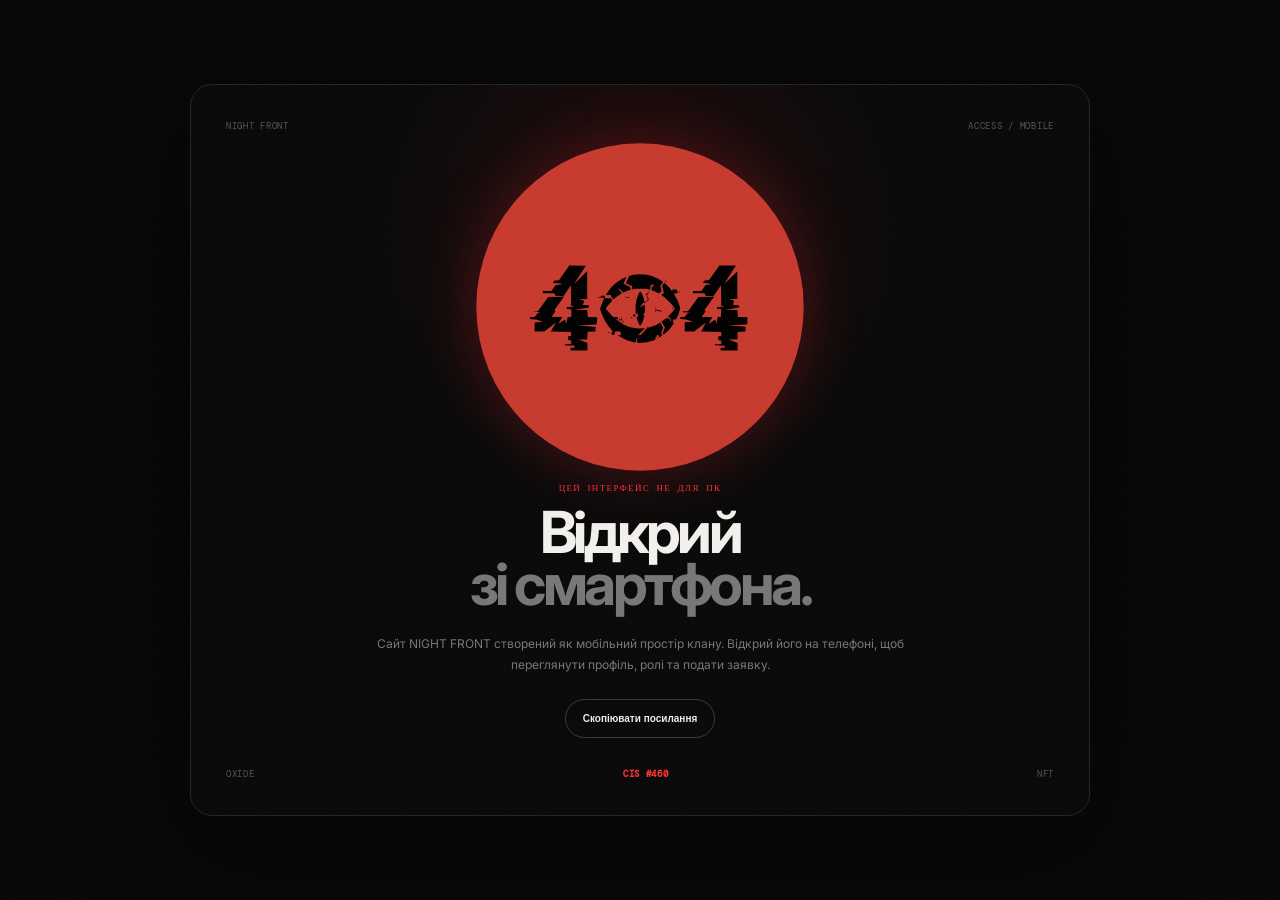
<file: index.html>
<!doctype html>
<html lang="uk">
<head>
<meta charset="utf-8">
<meta name="viewport" content="width=device-width,initial-scale=1,viewport-fit=cover">
<meta name="theme-color" content="#070707">
<meta name="mobile-web-app-capable" content="yes">
<meta name="apple-mobile-web-app-capable" content="yes">
<meta name="apple-mobile-web-app-status-bar-style" content="black-translucent">
<meta name="apple-mobile-web-app-title" content="NIGHT FRONT">
<link rel="manifest" href="manifest.json">
<link rel="icon" href="assets/logo.svg" type="image/svg+xml">
<title>NIGHT FRONT — OXIDE</title>
<link rel="stylesheet" href="style.css">
</head>
<body>

<div id="desktopGate" class="desktop-gate" aria-hidden="true">
  <div class="gate-noise"></div>
  <div class="gate-wrap">
    <div class="gate-top">
      <span>NIGHT FRONT</span>
      <span>ACCESS / MOBILE</span>
    </div>
    <div class="gate-icon"><img src="assets/phone-error.svg" alt=""></div>
    <div class="gate-kicker">ЦЕЙ ІНТЕРФЕЙС НЕ ДЛЯ ПК</div>
    <h1>Відкрий<br><em>зі смартфона.</em></h1>
    <p>Сайт NIGHT FRONT створений як мобільний простір клану. Відкрий його на телефоні, щоб переглянути профіль, ролі та подати заявку.</p>
    <button id="copyLink" class="outline-btn">Скопіювати посилання</button>
    <div class="gate-bottom"><span>OXIDE</span><b>CIS #460</b><span>NFT</span></div>
  </div>
</div>

<div id="app">
<header class="nav">
  <a class="brand" href="#top">
    <img src="assets/logo.svg" alt="">
    <span>NIGHT FRONT</span>
    <i></i>
    <small>OXIDE</small>
  </a>
  <nav>
    <a class="active" href="#top">Головна</a>
    <a href="#roles">Ролі</a>
    <a href="#leader">Лідерка</a>
    <a href="#clan">Клан</a>
  </nav>
  <a class="nav-join" href="#join">Приєднатись <b>↗</b></a>
</header>

<main id="top">

<section class="hero">
  <div class="hero-orbit"></div>
  <div class="hero-grid"></div>
  <div class="hero-meta">
    <span>CLAN / 001</span>
    <span>OXIDE / CIS</span>
    <span>NFT</span>
  </div>

  <div class="hero-content">
    <div class="hero-logo"><img src="assets/logo.svg" alt="NIGHT FRONT"></div>
    <div class="hero-copy">
      <div class="mini-label">NIGHT FRONT® / OXIDE</div>
      <h1>NIGHT<br><span>FRONT</span></h1>
      <p>Клан для тих, хто хоче грати разом, але не хоче перетворювати гру на другу роботу.</p>
      <div class="hero-actions">
        <a href="#join" class="primary-btn">Зайти у FRONT <b>↗</b></a>
        <a href="#roles" class="text-btn">Подивитись ролі <b>↓</b></a>
      </div>
    </div>
  </div>

  <div class="identity-card">
    <div class="card-top"><span>SERVER ID</span><span>LIVE</span></div>
    <button class="copy-box" data-copy="CIS #460">
      <small>Наш сервер</small>
      <strong>CIS #460</strong>
      <b>copy</b>
    </button>
    <button class="copy-box" data-copy="NIGHT FRONT">
      <small>Назва клану</small>
      <strong>NIGHT FRONT</strong>
      <b>copy</b>
    </button>
    <div class="identity-line"><span>TAG</span><strong>NFT</strong></div>
    <div class="identity-line"><span>STYLE</span><strong>CASUAL / PVP / BUILD</strong></div>
  </div>
</section>

<section class="manifesto" id="clan">
  <div class="section-number">01</div>
  <div>
    <div class="kicker">THE FRONT / ПРО КЛАН</div>
    <h2>Граємо тоді,<br><em>коли хочемо.</em></h2>
  </div>
  <div class="manifesto-copy">
    <p>NIGHT FRONT — це дружня команда без культу онлайна. Не треба сидіти 24/7, звітувати про кожну годину чи боятися пропустити день.</p>
    <p>У кожного є власне життя. Навчання, робота, сім'я, справи — усе це важливіше за цифру «онлайн». Заходимо, коли є час і бажання, та просто добре проводимо час разом.</p>
  </div>
</section>

<section class="principles">
  <div class="principle">
    <span>01</span>
    <strong>Без 24/7</strong>
    <p>Немає обов'язку постійно бути в грі.</p>
  </div>
  <div class="principle">
    <span>02</span>
    <strong>Адекватність</strong>
    <p>Поважаємо своїх і не створюємо зайвих конфліктів.</p>
  </div>
  <div class="principle">
    <span>03</span>
    <strong>Свій темп</strong>
    <p>Можеш грати часто або рідко — це нормально.</p>
  </div>
  <div class="principle accent">
    <span>04</span>
    <strong>Гарний вайб</strong>
    <p>Головна мета — комфортна компанія та задоволення.</p>
  </div>
</section>

<section class="leader" id="leader">
  <div class="leader-visual">
    <div class="portrait-ring"></div>
    <div class="portrait-core"><img src="assets/logo.svg" alt=""></div>
    <span class="vertical">NIGHT FRONT / LEADER</span>
  </div>
  <div class="leader-copy">
    <div class="kicker">02 / THE LEADER</div>
    <div class="leader-tag">LEADER • GIRL</div>
    <h2>У нас є лідерка.<br><em>І вона теж грає у своєму темпі.</em></h2>
    <p>Лідерка NIGHT FRONT — дівчина, яка не сидить у грі цілодобово. Вона може заходити нечасто, і для нас це абсолютно нормально.</p>
    <p>Клан не будується навколо постійного онлайну однієї людини. Тут кожен може бути активним тоді, коли йому зручно.</p>
    <div class="leader-pills">
      <span>НЕ 24/7</span><span>СВІЙ ТЕМП</span><span>FRONT TOGETHER</span>
    </div>
  </div>
</section>

<section class="roles-section" id="roles">
  <div class="section-head">
    <div>
      <div class="kicker">03 / YOUR ROLE</div>
      <h2>Обери свій<br><em>спосіб грати.</em></h2>
    </div>
    <p>Не потрібно підходити під одну схему. Можеш мати одну роль, кілька ролей або взагалі просто грати з нами.</p>
  </div>

  <div class="role-list">
    <article class="role">
      <div class="role-number">01</div>
      <img src="assets/builder.svg" alt="">
      <div class="role-info">
        <span>BUILD / BASE</span>
        <h3>Білдер</h3>
        <p>Будуєш базу, облаштовуєш територію та створюєш місце, куди хочеться повертатися.</p>
      </div>
      <b class="arrow">↗</b>
    </article>

    <article class="role">
      <div class="role-number">02</div>
      <img src="assets/pvp.svg" alt="">
      <div class="role-info">
        <span>PVP / ACTION</span>
        <h3>PvP-шер</h3>
        <p>Екшен, перестрілки, рейди та перевірка навичок — якщо любиш динаміку, тобі сюди.</p>
      </div>
      <b class="arrow">↗</b>
    </article>

    <article class="role">
      <div class="role-number">03</div>
      <img src="assets/farmer.svg" alt="">
      <div class="role-info">
        <span>RESOURCE / SUPPLY</span>
        <h3>Фармер</h3>
        <p>Добуваєш ресурси, підтримуєш запаси та допомагаєш команді тримати все в нормі.</p>
      </div>
      <b class="arrow">↗</b>
    </article>
  </div>
</section>

<section class="dna">
  <div class="dna-head">
    <div class="kicker">04 / CLAN DNA</div>
    <h2>Що для нас<br><em>важливо.</em></h2>
  </div>
  <div class="dna-grid">
    <div class="dna-card big"><span>01</span><strong>Комфорт</strong><p>Не треба прикидатися активним гравцем. Будь собою.</p></div>
    <div class="dna-card"><span>02</span><strong>Команда</strong><p>Допомагаємо одне одному без зайвого пафосу.</p></div>
    <div class="dna-card"><span>03</span><strong>Свобода</strong><p>Твій графік — твій графік.</p></div>
    <div class="dna-card accent-card"><span>04</span><strong>Вайб</strong><p>Заходимо не заради звіту, а заради гри.</p></div>
  </div>
</section>

<section class="join" id="join">
  <div class="join-top"><span>05 / JOIN THE FRONT</span><b>NFT</b></div>
  <h2>Місце вже є.<br><em>Залишилось зайти.</em></h2>
  <p>Якщо тобі близький такий формат — без зайвого тиску, з нормальними людьми та можливістю грати у своєму темпі — подавай заявку.</p>
  <a id="discordLink" class="discord" href="#" target="_blank" rel="noopener">
    <span>DISCORD</span><strong>Подати заявку</strong><b>↗</b>
  </a>
  <div class="join-foot"><span>SERVER / CIS #460</span><span>CLAN / NIGHT FRONT</span><span>TAG / NFT</span></div>
</section>

</main>

<footer>
  <div><img src="assets/logo.svg" alt=""><strong>NIGHT FRONT</strong></div>
  <span>OXIDE / CIS #460 / NFT</span>
  <small>Граємо у своєму темпі.</small>
</footer>

<div id="toast"></div>
</div>
<script src="app.js"></script>
</body>
</html>
</file>
<file: style.css>
@import url('https://fonts.googleapis.com/css2?family=DM+Mono:wght@400;500&family=Inter:wght@400;500;600;700;800;900&display=swap');
:root{--bg:#070707;--panel:#0d0d0e;--panel2:#111112;--text:#f3f1ed;--muted:#929292;--line:#262626;--red:#ff3038;--red2:#a90f18;--lime:#d8ff72}
*{box-sizing:border-box}html{scroll-behavior:smooth}body{margin:0;background:var(--bg);color:var(--text);font-family:Inter,Arial,sans-serif;overflow-x:hidden}body:after{content:"";position:fixed;inset:0;pointer-events:none;z-index:99;opacity:.055;background-image:url("data:image/svg+xml,%3Csvg xmlns='http://www.w3.org/2000/svg' width='140' height='140' viewBox='0 0 140 140'%3E%3Cfilter id='n'%3E%3CfeTurbulence type='fractalNoise' baseFrequency='.8' numOctaves='3' stitchTiles='stitch'/%3E%3C/filter%3E%3Crect width='100%25' height='100%25' filter='url(%23n)' opacity='.5'/%3E%3C/svg%3E")}
a{color:inherit}.nav{height:68px;position:sticky;top:0;z-index:30;display:flex;align-items:center;padding:0 18px;border-bottom:1px solid #1e1e1e;background:rgba(7,7,7,.82);backdrop-filter:blur(20px)}.brand{display:flex;align-items:center;gap:9px;text-decoration:none}.brand img{width:34px;height:34px;filter:drop-shadow(0 0 12px rgba(255,40,48,.45))}.brand span{font-size:14px;font-weight:800;letter-spacing:.04em}.brand i{width:1px;height:18px;background:#3b3b3b;margin:0 4px}.brand small{font-family:"DM Mono";color:#747474;font-size:11px}.nav nav{display:flex;gap:24px;margin:auto}.nav nav a{font-size:11px;color:#7f7f7f;text-decoration:none;transition:.2s}.nav nav a:hover,.nav nav a.active{color:#fff}.nav-join{font-size:11px;text-decoration:none;border:1px solid #323232;border-radius:999px;padding:10px 13px;color:#eee}.nav-join b{color:var(--red);margin-left:5px}
.hero{position:relative;min-height:690px;padding:44px 18px 30px;overflow:hidden;border-bottom:1px solid #202020}.hero:before{content:"";position:absolute;width:420px;height:420px;left:-170px;top:140px;background:radial-gradient(circle,rgba(255,35,45,.18),transparent 68%);filter:blur(20px)}.hero-grid{position:absolute;inset:0;background-image:linear-gradient(rgba(255,255,255,.025) 1px,transparent 1px),linear-gradient(90deg,rgba(255,255,255,.025) 1px,transparent 1px);background-size:46px 46px;mask-image:linear-gradient(to bottom,transparent,black 25%,black 75%,transparent)}.hero-orbit{position:absolute;width:430px;height:430px;border:1px solid rgba(255,48,56,.12);border-radius:50%;right:-230px;top:80px;box-shadow:0 0 100px rgba(255,30,40,.08)}.hero-meta{position:relative;display:flex;justify-content:space-between;color:#646464;font:9px "DM Mono";letter-spacing:.13em}.hero-content{position:relative;display:flex;align-items:center;gap:28px;margin-top:78px}.hero-logo{width:140px;height:140px;flex:0 0 140px;display:grid;place-items:center;border:1px solid #272727;border-radius:50%;background:radial-gradient(circle at 35% 30%,#202020,#0b0b0b);box-shadow:inset 0 0 50px rgba(255,255,255,.03),0 20px 60px rgba(0,0,0,.5)}.hero-logo img{width:100px;filter:drop-shadow(0 0 18px rgba(255,45,52,.55))}.hero-copy{max-width:245px}.mini-label,.kicker{font:9px "DM Mono";letter-spacing:.16em;color:#777;text-transform:uppercase}.hero h1{font-size:55px;line-height:.84;letter-spacing:-.065em;margin:12px 0 16px;font-weight:900}.hero h1 span{color:transparent;-webkit-text-stroke:1px #eee}.hero-copy p{font-size:12px;line-height:1.65;color:#9a9a9a;margin:0}.hero-actions{display:flex;flex-direction:column;gap:10px;margin-top:22px}.primary-btn,.text-btn{display:flex;align-items:center;justify-content:space-between;text-decoration:none}.primary-btn{background:#eee;color:#090909;border-radius:8px;padding:13px 14px;font-size:11px;font-weight:800}.primary-btn b{color:var(--red)}.text-btn{color:#a5a5a5;font-size:10px;padding:5px 1px}.identity-card{position:relative;margin:42px 0 0;border:1px solid #242424;background:linear-gradient(145deg,#111,#0a0a0a);padding:15px;border-radius:14px;box-shadow:0 20px 70px rgba(0,0,0,.35)}.card-top{display:flex;justify-content:space-between;color:#626262;font:9px "DM Mono";margin-bottom:10px}.card-top span:last-child{color:var(--lime)}.copy-box{width:100%;border:1px solid #262626;background:#0b0b0b;border-radius:9px;color:#eee;padding:12px;text-align:left;margin-bottom:8px;position:relative;cursor:pointer}.copy-box small{display:block;color:#666;font:9px "DM Mono";margin-bottom:4px}.copy-box strong{font-size:15px}.copy-box b{position:absolute;right:12px;top:21px;color:#777;font:9px "DM Mono"}.identity-line{display:flex;justify-content:space-between;border-top:1px solid #1e1e1e;padding:10px 2px 0;margin-top:8px;font:9px "DM Mono";color:#606060}.identity-line strong{color:#ddd;font-weight:500}.manifesto{padding:80px 18px 45px;display:grid;grid-template-columns:40px 1fr;gap:16px;border-bottom:1px solid #1c1c1c}.section-number{font:10px "DM Mono";color:var(--red);padding-top:7px}.manifesto h2,.leader h2,.section-head h2,.dna-head h2,.join h2{font-size:37px;line-height:.98;letter-spacing:-.05em;margin:10px 0 22px}.manifesto h2 em,.leader h2 em,.section-head h2 em,.dna-head h2 em,.join h2 em{font-style:normal;color:#858585}.manifesto-copy{grid-column:2;color:#999;font-size:12px;line-height:1.7}.manifesto-copy p{margin:0 0 16px}.principles{display:grid;grid-template-columns:1fr 1fr;border-bottom:1px solid #1c1c1c}.principle{min-height:145px;padding:18px;border-right:1px solid #1c1c1c;border-bottom:1px solid #1c1c1c}.principle:nth-child(2n){border-right:0}.principle span{font:9px "DM Mono";color:#555}.principle strong{display:block;font-size:18px;margin-top:30px}.principle p{font-size:10px;color:#777;line-height:1.5;margin:7px 0 0}.principle.accent strong{color:var(--red)}.leader{padding:72px 18px;display:grid;gap:35px;border-bottom:1px solid #1c1c1c;background:linear-gradient(180deg,#080808,#0a0809)}.leader-visual{height:280px;position:relative;display:grid;place-items:center;overflow:hidden;border:1px solid #262626;background:radial-gradient(circle,rgba(255,35,42,.13),transparent 45%),#0b0b0b}.portrait-ring{position:absolute;width:210px;height:210px;border:1px solid rgba(255,48,56,.45);border-radius:50%;box-shadow:0 0 70px rgba(255,30,40,.14)}.portrait-ring:after{content:"";position:absolute;inset:18px;border:1px dashed rgba(255,255,255,.12);border-radius:50%;animation:spin 18s linear infinite}.portrait-core{width:128px;height:128px;border-radius:50%;display:grid;place-items:center;background:#0c0c0c;border:1px solid #343434;box-shadow:0 0 50px rgba(255,30,40,.18)}.portrait-core img{width:84px}.vertical{position:absolute;right:10px;bottom:12px;writing-mode:vertical-rl;color:#555;font:8px "DM Mono";letter-spacing:.18em}.leader-tag{display:inline-block;color:var(--red);font:9px "DM Mono";border:1px solid rgba(255,48,56,.35);padding:6px 8px;margin-top:14px}.leader-copy p{color:#929292;font-size:12px;line-height:1.7}.leader-pills{display:flex;gap:6px;flex-wrap:wrap;margin-top:20px}.leader-pills span{font:8px "DM Mono";color:#aaa;border:1px solid #2c2c2c;border-radius:999px;padding:7px 9px}.roles-section{padding:72px 18px;border-bottom:1px solid #1c1c1c}.section-head{display:grid;grid-template-columns:1fr;gap:15px}.section-head>p{color:#777;font-size:11px;line-height:1.65;margin:0}.role-list{margin-top:32px;border-top:1px solid #242424}.role{position:relative;display:grid;grid-template-columns:30px 68px 1fr 20px;align-items:center;gap:10px;padding:18px 0;border-bottom:1px solid #242424}.role:after{content:"";position:absolute;left:0;right:0;bottom:-1px;height:1px;background:linear-gradient(90deg,transparent,var(--red),transparent);transform:scaleX(0);transition:.3s}.role:hover:after{transform:scaleX(1)}.role-number{font:9px "DM Mono";color:#555}.role img{width:62px;height:62px;filter:drop-shadow(0 0 12px rgba(255,35,42,.35))}.role-info span{font:8px "DM Mono";color:#666}.role-info h3{font-size:20px;margin:5px 0}.role-info p{font-size:10px;line-height:1.55;color:#777;margin:0}.arrow{color:#777;font-size:18px}.dna{padding:72px 18px;border-bottom:1px solid #1c1c1c}.dna-grid{display:grid;grid-template-columns:1fr 1fr;border:1px solid #242424;margin-top:28px}.dna-card{min-height:160px;padding:15px;border-right:1px solid #242424;border-bottom:1px solid #242424;background:#0a0a0a}.dna-card:nth-child(2n){border-right:0}.dna-card:nth-last-child(-n+2){border-bottom:0}.dna-card span{font:9px "DM Mono";color:#555}.dna-card strong{display:block;font-size:19px;margin-top:38px}.dna-card p{font-size:10px;color:#777;line-height:1.5}.dna-card.big{background:linear-gradient(145deg,#101010,#0a0a0a)}.dna-card.accent-card strong{color:var(--red)}.join{padding:76px 18px 42px;text-align:center;background:radial-gradient(circle at 50% 45%,rgba(255,35,45,.12),transparent 42%)}.join-top{display:flex;justify-content:space-between;font:9px "DM Mono";color:#666}.join-top b{color:var(--red)}.join h2{font-size:46px;margin-top:46px}.join p{color:#858585;font-size:11px;line-height:1.7;max-width:360px;margin:0 auto}.discord{margin:28px auto 0;max-width:360px;display:flex;align-items:center;gap:10px;text-decoration:none;background:#eee;color:#090909;padding:16px;border-radius:9px;text-align:left}.discord span{font:8px "DM Mono";color:#777}.discord strong{font-size:12px}.discord b{margin-left:auto;color:var(--red);font-size:18px}.join-foot{max-width:360px;margin:24px auto 0;display:flex;justify-content:space-between;color:#4f4f4f;font:7px "DM Mono";gap:8px}.join-foot span:last-child{color:#777}footer{border-top:1px solid #1c1c1c;padding:20px 18px;display:grid;gap:8px;color:#626262;font:9px "DM Mono"}footer div{display:flex;align-items:center;gap:8px;color:#ddd;font-family:Inter}footer img{width:25px;height:25px}footer strong{font-size:12px}#toast{position:fixed;left:50%;bottom:20px;z-index:100;transform:translate(-50%,20px);opacity:0;background:#eee;color:#111;padding:11px 15px;border-radius:999px;font-size:10px;font-weight:700;transition:.25s;pointer-events:none}.desktop-gate{display:none}.gate-noise{position:absolute;inset:0;opacity:.06;background-image:linear-gradient(rgba(255,255,255,.04) 1px,transparent 1px),linear-gradient(90deg,rgba(255,255,255,.04) 1px,transparent 1px);background-size:45px 45px}.gate-wrap{width:min(900px,90vw);min-height:75vh;border:1px solid #252525;background:radial-gradient(circle at 50% 20%,rgba(255,30,40,.11),transparent 36%),#090909;border-radius:22px;padding:35px;display:flex;flex-direction:column;align-items:center;justify-content:center;text-align:center;box-shadow:0 30px 100px rgba(0,0,0,.6)}.gate-top,.gate-bottom{width:100%;display:flex;justify-content:space-between;color:#555;font:9px "DM Mono";letter-spacing:.08em}.gate-bottom{margin-top:30px}.gate-bottom b{color:var(--red)}.gate-icon{width:330px;height:330px;margin:10px 0 10px;filter:drop-shadow(0 0 30px rgba(255,35,45,.25))}.gate-icon img{width:100%;height:100%}.gate-kicker{color:var(--red);font:9px "DM Mono";letter-spacing:.15em}.gate-wrap h1{font-size:58px;line-height:.9;letter-spacing:-.06em;margin:12px 0}.gate-wrap h1 em{font-style:normal;color:#777}.gate-wrap p{max-width:580px;color:#777;font-size:12px;line-height:1.7}.outline-btn{margin-top:12px;background:transparent;color:#eee;border:1px solid #393939;border-radius:999px;padding:13px 17px;font-size:10px;font-weight:700;cursor:pointer}.outline-btn:hover{border-color:var(--red);color:var(--red)}@keyframes spin{to{transform:rotate(360deg)}}@media(min-width:701px){#app{display:none}.desktop-gate{min-height:100vh;display:flex;align-items:center;justify-content:center;padding:40px;background:#070707;position:relative;overflow:hidden}.desktop-gate[aria-hidden="false"]{display:flex}}@media(max-width:700px){.nav nav{display:none}.nav-join{margin-left:auto}.hero{min-height:650px}.hero-content{margin-top:62px}.manifesto{padding-top:65px}.leader h2{font-size:34px}.gate-wrap{min-height:72vh}.gate-icon{width:230px;height:230px}.gate-wrap h1{font-size:39px}.gate-wrap p{font-size:11px}.gate-top{font-size:8px}}
</file>
